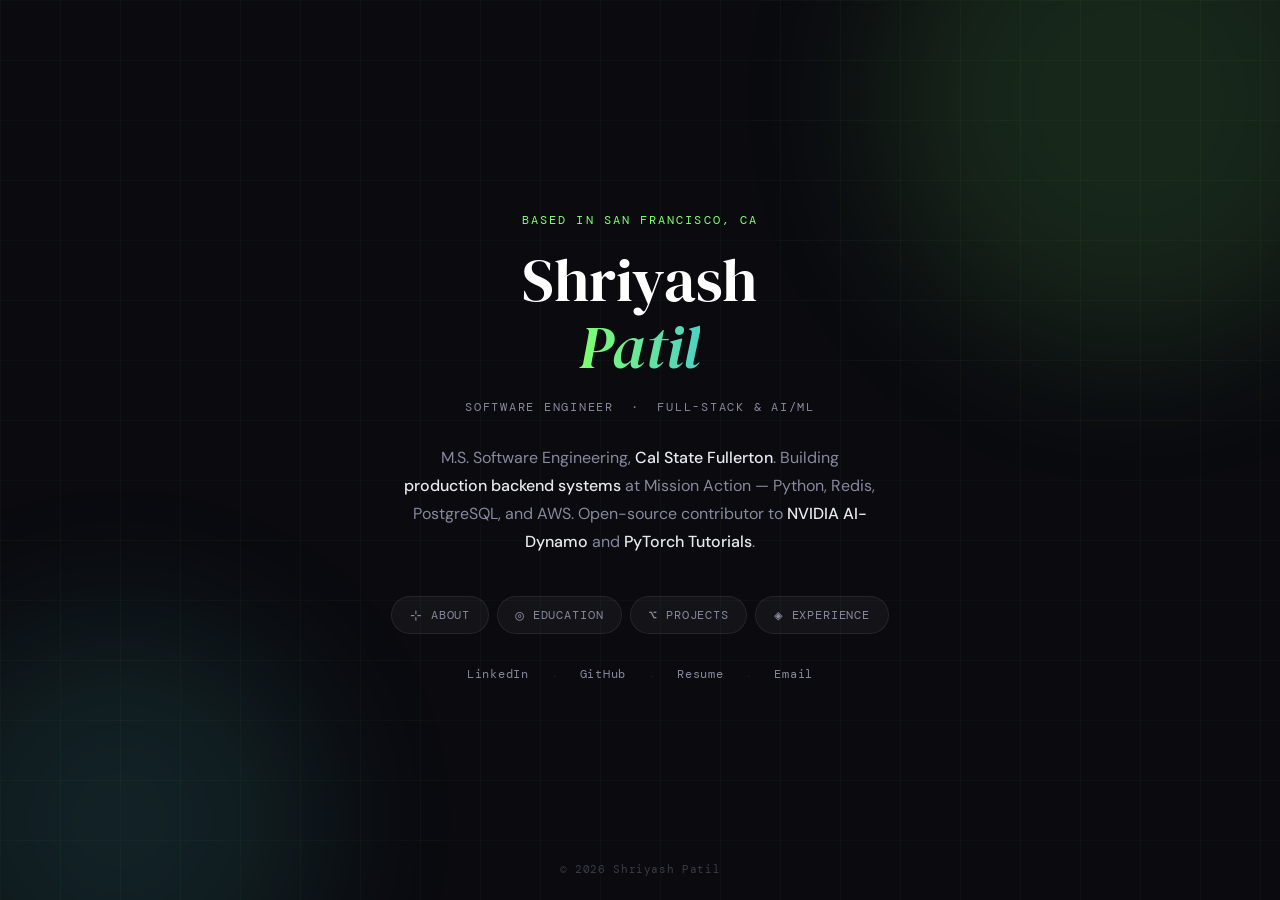
<file: index.html>
<!DOCTYPE HTML>
<html lang="en">
<head>
  <title>Shriyash Patil — Software Engineer</title>
  <meta charset="utf-8" />
  <meta name="viewport" content="width=device-width, initial-scale=1, user-scalable=no" />
  <meta name="description" content="Shriyash Patil — Software Engineer specializing in full-stack development and AI/ML systems." />
  <link rel="preconnect" href="https://fonts.googleapis.com">
  <link href="https://fonts.googleapis.com/css2?family=DM+Serif+Display:ital@0;1&family=DM+Mono:wght@300;400;500&family=DM+Sans:wght@300;400;500;600&display=swap" rel="stylesheet">
  <style>
    :root {
      --bg: #0a0a0f;
      --surface: rgba(255,255,255,0.04);
      --border: rgba(255,255,255,0.08);
      --accent: #7fff6e;
      --accent2: #4fd1c5;
      --text: #e8e8f0;
      --muted: #8888a0;
    }
    *, *::before, *::after { box-sizing: border-box; margin: 0; padding: 0; }
    html, body { height: 100%; }
    body {
      background: var(--bg);
      color: var(--text);
      font-family: 'DM Sans', sans-serif;
      display: flex;
      align-items: center;
      justify-content: center;
      min-height: 100vh;
      overflow: hidden;
      position: relative;
    }
    /* animated background grid */
    body::before {
      content: '';
      position: fixed; inset: 0;
      background-image:
        linear-gradient(rgba(127,255,110,0.03) 1px, transparent 1px),
        linear-gradient(90deg, rgba(127,255,110,0.03) 1px, transparent 1px);
      background-size: 60px 60px;
      animation: gridPan 30s linear infinite;
      pointer-events: none;
    }
    @keyframes gridPan {
      0% { background-position: 0 0; }
      100% { background-position: 60px 60px; }
    }
    /* glow orbs */
    .orb {
      position: fixed; border-radius: 50%;
      filter: blur(80px); pointer-events: none; opacity: 0.12;
    }
    .orb-1 { width: 500px; height: 500px; background: var(--accent); top: -150px; right: -100px; animation: float1 12s ease-in-out infinite; }
    .orb-2 { width: 400px; height: 400px; background: var(--accent2); bottom: -120px; left: -80px; animation: float2 15s ease-in-out infinite; }
    @keyframes float1 { 0%,100%{transform:translate(0,0)} 50%{transform:translate(-30px,30px)} }
    @keyframes float2 { 0%,100%{transform:translate(0,0)} 50%{transform:translate(20px,-20px)} }

    #main {
      position: relative; z-index: 10;
      text-align: center;
      padding: 2rem;
      max-width: 620px;
      animation: fadeUp 0.8s cubic-bezier(0.16,1,0.3,1) both;
    }
    @keyframes fadeUp {
      from { opacity: 0; transform: translateY(30px); }
      to   { opacity: 1; transform: translateY(0); }
    }

    .eyebrow {
      font-family: 'DM Mono', monospace;
      font-size: 0.72rem;
      letter-spacing: 0.18em;
      text-transform: uppercase;
      color: var(--accent);
      margin-bottom: 1.2rem;
      animation: fadeUp 0.8s 0.1s cubic-bezier(0.16,1,0.3,1) both;
    }

    h1 {
      font-family: 'DM Serif Display', serif;
      font-size: clamp(2.4rem, 7vw, 3.8rem);
      font-weight: 400;
      color: #fff;
      line-height: 1.1;
      margin-bottom: 0.3em;
      animation: fadeUp 0.8s 0.15s cubic-bezier(0.16,1,0.3,1) both;
    }
    h1 em {
      font-style: italic;
      background: linear-gradient(to right, var(--accent), var(--accent2));
      -webkit-background-clip: text; -webkit-text-fill-color: transparent;
    }

    .title-line {
      font-family: 'DM Mono', monospace;
      font-size: 0.78rem;
      letter-spacing: 0.14em;
      text-transform: uppercase;
      color: var(--muted);
      margin-bottom: 1.8rem;
      animation: fadeUp 0.8s 0.2s cubic-bezier(0.16,1,0.3,1) both;
    }

    .bio {
      font-size: 1rem;
      color: var(--muted);
      line-height: 1.75;
      max-width: 480px;
      margin: 0 auto 2.5rem;
      animation: fadeUp 0.8s 0.25s cubic-bezier(0.16,1,0.3,1) both;
    }
    .bio strong { color: var(--text); font-weight: 500; }

    nav {
      display: flex;
      justify-content: center;
      gap: 0.5rem;
      flex-wrap: wrap;
      margin-bottom: 2rem;
      animation: fadeUp 0.8s 0.3s cubic-bezier(0.16,1,0.3,1) both;
    }
    nav a {
      display: flex; align-items: center; gap: 0.5rem;
      font-family: 'DM Mono', monospace;
      font-size: 0.75rem; letter-spacing: 0.07em; text-transform: uppercase;
      color: var(--muted); text-decoration: none;
      padding: 0.55rem 1.1rem; border-radius: 999px;
      border: 1px solid var(--border);
      background: var(--surface);
      transition: all 0.22s;
    }
    nav a:hover {
      color: #fff; border-color: rgba(127,255,110,0.4);
      background: rgba(127,255,110,0.06);
      transform: translateY(-2px);
    }
    nav a .icon { font-size: 0.9rem; }

    .links {
      display: flex; justify-content: center; gap: 1.5rem;
      animation: fadeUp 0.8s 0.35s cubic-bezier(0.16,1,0.3,1) both;
    }
    .links a {
      font-family: 'DM Mono', monospace; font-size: 0.75rem;
      letter-spacing: 0.06em; color: var(--muted); text-decoration: none;
      transition: color 0.2s; position: relative;
    }
    .links a::after {
      content: ''; position: absolute; bottom: -2px; left: 0; right: 0;
      height: 1px; background: var(--accent); transform: scaleX(0);
      transition: transform 0.2s;
    }
    .links a:hover { color: var(--accent); }
    .links a:hover::after { transform: scaleX(1); }
    .links span { color: var(--border); }

    footer {
      position: fixed; bottom: 1.5rem; left: 0; right: 0;
      text-align: center;
      font-family: 'DM Mono', monospace; font-size: 0.68rem;
      color: rgba(136,136,160,0.4); letter-spacing: 0.06em;
      animation: fadeUp 0.8s 0.5s cubic-bezier(0.16,1,0.3,1) both;
    }
  </style>
</head>
<body>
  <div class="orb orb-1"></div>
  <div class="orb orb-2"></div>

  <div id="main">
    <p class="eyebrow">Based in San Francisco, CA</p>
    <h1>Shriyash<br><em>Patil</em></h1>
    <p class="title-line">Software Engineer &nbsp;·&nbsp; Full-Stack &amp; AI/ML</p>
    <p class="bio">
      M.S. Software Engineering, <strong>Cal State Fullerton</strong>. Building <strong>production backend systems</strong> at Mission Action — Python, Redis, PostgreSQL, and AWS. Open-source contributor to <strong>NVIDIA AI-Dynamo</strong> and <strong>PyTorch Tutorials</strong>.
    </p>

    <nav>
      <a href="Aboutme.html"><span class="icon">⊹</span> About</a>
      <a href="education.html"><span class="icon">◎</span> Education</a>
      <a href="Projects.html"><span class="icon">⌥</span> Projects</a>
      <a href="Experience.html"><span class="icon">◈</span> Experience</a>
    </nav>

    <div class="links">
      <a href="https://www.linkedin.com/in/shriyashpatil" target="_blank" rel="noopener">LinkedIn</a>
      <span>·</span>
      <a href="https://github.com/ShriyashP" target="_blank" rel="noopener">GitHub</a>
      <span>·</span>
      <a href="assets/Shriyash_S_Patil_Resume.pdf" target="_blank">Resume</a>
      <span>·</span>
      <a href="mailto:shriyash81@gmail.com">Email</a>
    </div>
  </div>

  <footer>&copy; 2026 Shriyash Patil</footer>
</body>
</html>
</file>
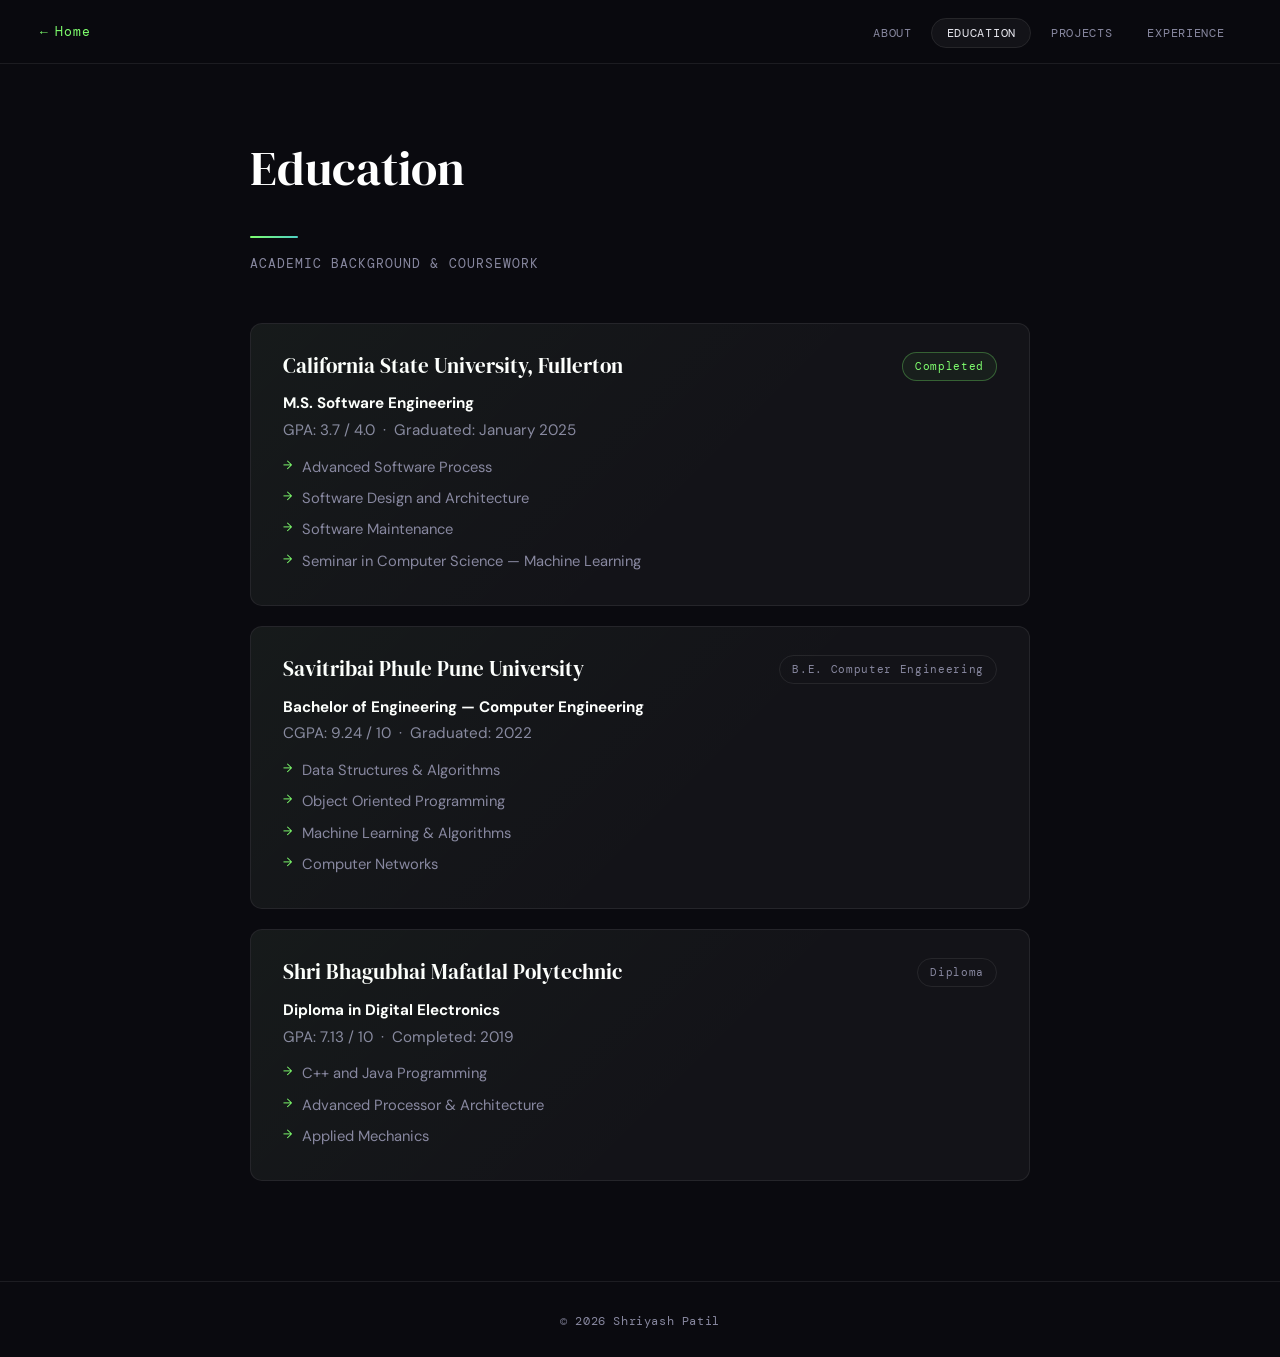
<file: education.html>
<!DOCTYPE html>
<html lang="en">
<head>
  <meta charset="UTF-8">
  <meta name="viewport" content="width=device-width, initial-scale=1.0">
  <title>Education — Shriyash Patil</title>
  <link rel="stylesheet" href="inside page.css">
</head>
<body>
  <header id="header">
    <a href="index.html" class="back-link">Home</a>
    <nav>
      <ul>
        <li><a href="Aboutme.html">About</a></li>
        <li><a href="education.html" class="active">Education</a></li>
        <li><a href="Projects.html">Projects</a></li>
        <li><a href="Experience.html">Experience</a></li>
      </ul>
    </nav>
  </header>

  <div id="wrapper">
    <h1 class="major">Education</h1>
    <p class="page-subtitle">Academic background &amp; coursework</p>

    <div class="card">
      <div class="card-header">
        <h2>California State University, Fullerton</h2>
        <span class="badge green">Completed</span>
      </div>
      <p><strong style="color:#fff">M.S. Software Engineering</strong><br>
      GPA: 3.7 / 4.0 &nbsp;·&nbsp; Graduated: January 2025</p>
      <ul>
        <li>Advanced Software Process</li>
        <li>Software Design and Architecture</li>
        <li>Software Maintenance</li>
        <li>Seminar in Computer Science — Machine Learning</li>
      </ul>
    </div>

    <div class="card">
      <div class="card-header">
        <h2>Savitribai Phule Pune University</h2>
        <span class="badge">B.E. Computer Engineering</span>
      </div>
      <p><strong style="color:#fff">Bachelor of Engineering — Computer Engineering</strong><br>
      CGPA: 9.24 / 10 &nbsp;·&nbsp; Graduated: 2022</p>
      <ul>
        <li>Data Structures &amp; Algorithms</li>
        <li>Object Oriented Programming</li>
        <li>Machine Learning &amp; Algorithms</li>
        <li>Computer Networks</li>
      </ul>
    </div>

    <div class="card">
      <div class="card-header">
        <h2>Shri Bhagubhai Mafatlal Polytechnic</h2>
        <span class="badge">Diploma</span>
      </div>
      <p><strong style="color:#fff">Diploma in Digital Electronics</strong><br>
      GPA: 7.13 / 10 &nbsp;·&nbsp; Completed: 2019</p>
      <ul>
        <li>C++ and Java Programming</li>
        <li>Advanced Processor &amp; Architecture</li>
        <li>Applied Mechanics</li>
      </ul>
    </div>
  </div>

  <footer id="footer">
    <a href="https://www.linkedin.com/in/shriyashpatil" target="_blank" rel="noopener">&copy; 2026 Shriyash Patil</a>
  </footer>
</body>
</html>
</file>
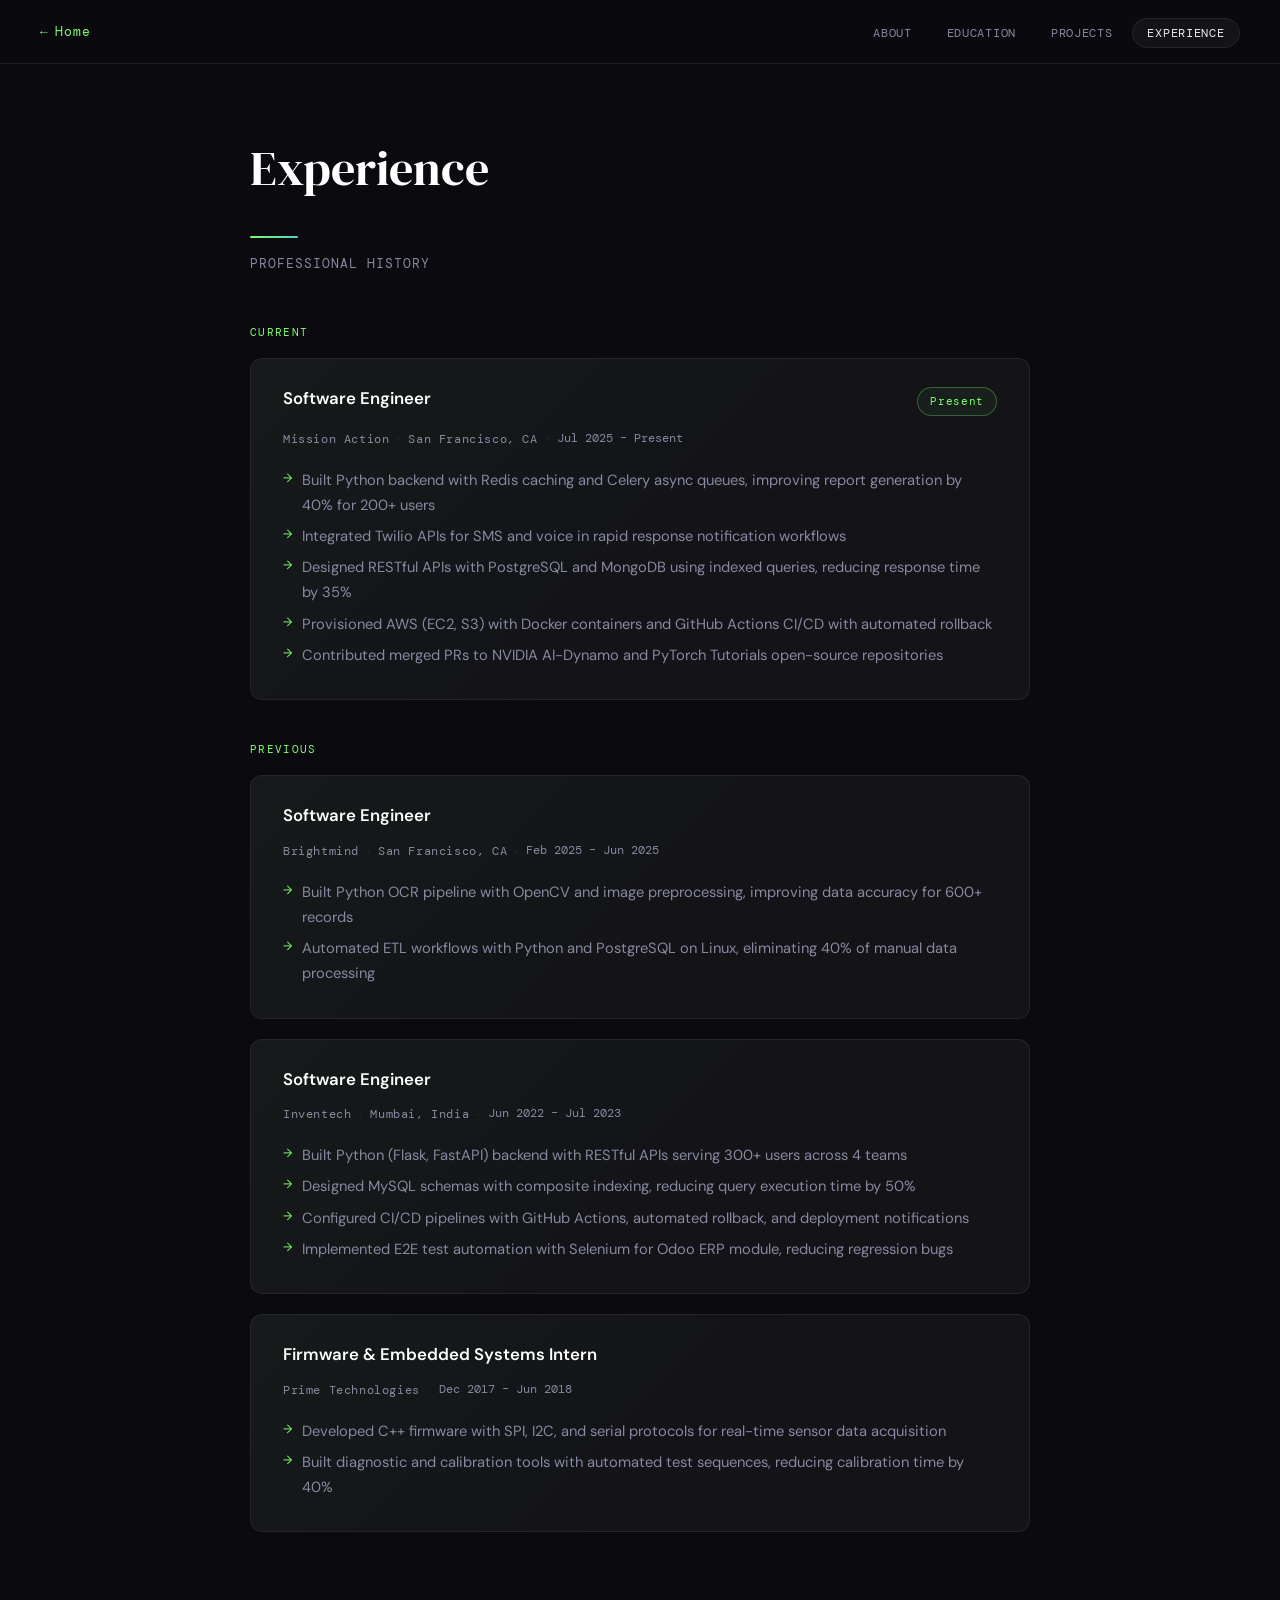
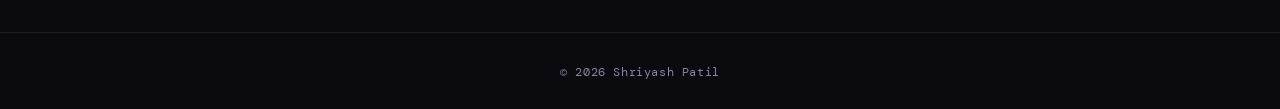
<file: Experience.html>
<!DOCTYPE html>
<html lang="en">
<head>
  <meta charset="UTF-8">
  <meta name="viewport" content="width=device-width, initial-scale=1.0">
  <title>Experience — Shriyash Patil</title>
  <link rel="stylesheet" href="inside page.css">
  <style>
    .exp-meta {
      display: flex; gap: 0.5rem; align-items: center; flex-wrap: wrap; margin-bottom: 0.75rem;
    }
    .exp-company { font-family: 'DM Mono', monospace; font-size: 0.75rem; color: var(--muted); letter-spacing: 0.05em; }
    .exp-dot { color: var(--border); }
    .exp-date { font-family: 'DM Mono', monospace; font-size: 0.72rem; color: var(--muted); }
  </style>
</head>
<body>
  <header id="header">
    <a href="index.html" class="back-link">Home</a>
    <nav>
      <ul>
        <li><a href="Aboutme.html">About</a></li>
        <li><a href="education.html">Education</a></li>
        <li><a href="Projects.html">Projects</a></li>
        <li><a href="Experience.html" class="active">Experience</a></li>
      </ul>
    </nav>
  </header>

  <div id="wrapper">
    <h1 class="major">Experience</h1>
    <p class="page-subtitle">Professional history</p>

    <p class="section-label">Current</p>

    <div class="card">
      <div class="card-header">
        <h3>Software Engineer</h3>
        <span class="badge green">Present</span>
      </div>
      <div class="exp-meta">
        <span class="exp-company">Mission Action</span>
        <span class="exp-dot">·</span>
        <span class="exp-company">San Francisco, CA</span>
        <span class="exp-dot">·</span>
        <span class="exp-date">Jul 2025 – Present</span>
      </div>
      <ul>
        <li>Built Python backend with Redis caching and Celery async queues, improving report generation by 40% for 200+ users</li>
        <li>Integrated Twilio APIs for SMS and voice in rapid response notification workflows</li>
        <li>Designed RESTful APIs with PostgreSQL and MongoDB using indexed queries, reducing response time by 35%</li>
        <li>Provisioned AWS (EC2, S3) with Docker containers and GitHub Actions CI/CD with automated rollback</li>
        <li>Contributed merged PRs to NVIDIA AI-Dynamo and PyTorch Tutorials open-source repositories</li>
      </ul>
    </div>

    <p class="section-label">Previous</p>

    <div class="card">
      <div class="card-header">
        <h3>Software Engineer</h3>
      </div>
      <div class="exp-meta">
        <span class="exp-company">Brightmind</span>
        <span class="exp-dot">·</span>
        <span class="exp-company">San Francisco, CA</span>
        <span class="exp-dot">·</span>
        <span class="exp-date">Feb 2025 – Jun 2025</span>
      </div>
      <ul>
        <li>Built Python OCR pipeline with OpenCV and image preprocessing, improving data accuracy for 600+ records</li>
        <li>Automated ETL workflows with Python and PostgreSQL on Linux, eliminating 40% of manual data processing</li>
      </ul>
    </div>

    <div class="card">
      <div class="card-header">
        <h3>Software Engineer</h3>
      </div>
      <div class="exp-meta">
        <span class="exp-company">Inventech</span>
        <span class="exp-dot">·</span>
        <span class="exp-company">Mumbai, India</span>
        <span class="exp-dot">·</span>
        <span class="exp-date">Jun 2022 – Jul 2023</span>
      </div>
      <ul>
        <li>Built Python (Flask, FastAPI) backend with RESTful APIs serving 300+ users across 4 teams</li>
        <li>Designed MySQL schemas with composite indexing, reducing query execution time by 50%</li>
        <li>Configured CI/CD pipelines with GitHub Actions, automated rollback, and deployment notifications</li>
        <li>Implemented E2E test automation with Selenium for Odoo ERP module, reducing regression bugs</li>
      </ul>
    </div>

    <div class="card">
      <div class="card-header">
        <h3>Firmware &amp; Embedded Systems Intern</h3>
      </div>
      <div class="exp-meta">
        <span class="exp-company">Prime Technologies</span>
        <span class="exp-dot">·</span>
        <span class="exp-date">Dec 2017 – Jun 2018</span>
      </div>
      <ul>
        <li>Developed C++ firmware with SPI, I2C, and serial protocols for real-time sensor data acquisition</li>
        <li>Built diagnostic and calibration tools with automated test sequences, reducing calibration time by 40%</li>
      </ul>
    </div>
  </div>

  <footer id="footer">
    <a href="https://www.linkedin.com/in/shriyashpatil" target="_blank" rel="noopener">&copy; 2026 Shriyash Patil</a>
  </footer>
</body>
</html>
</file>
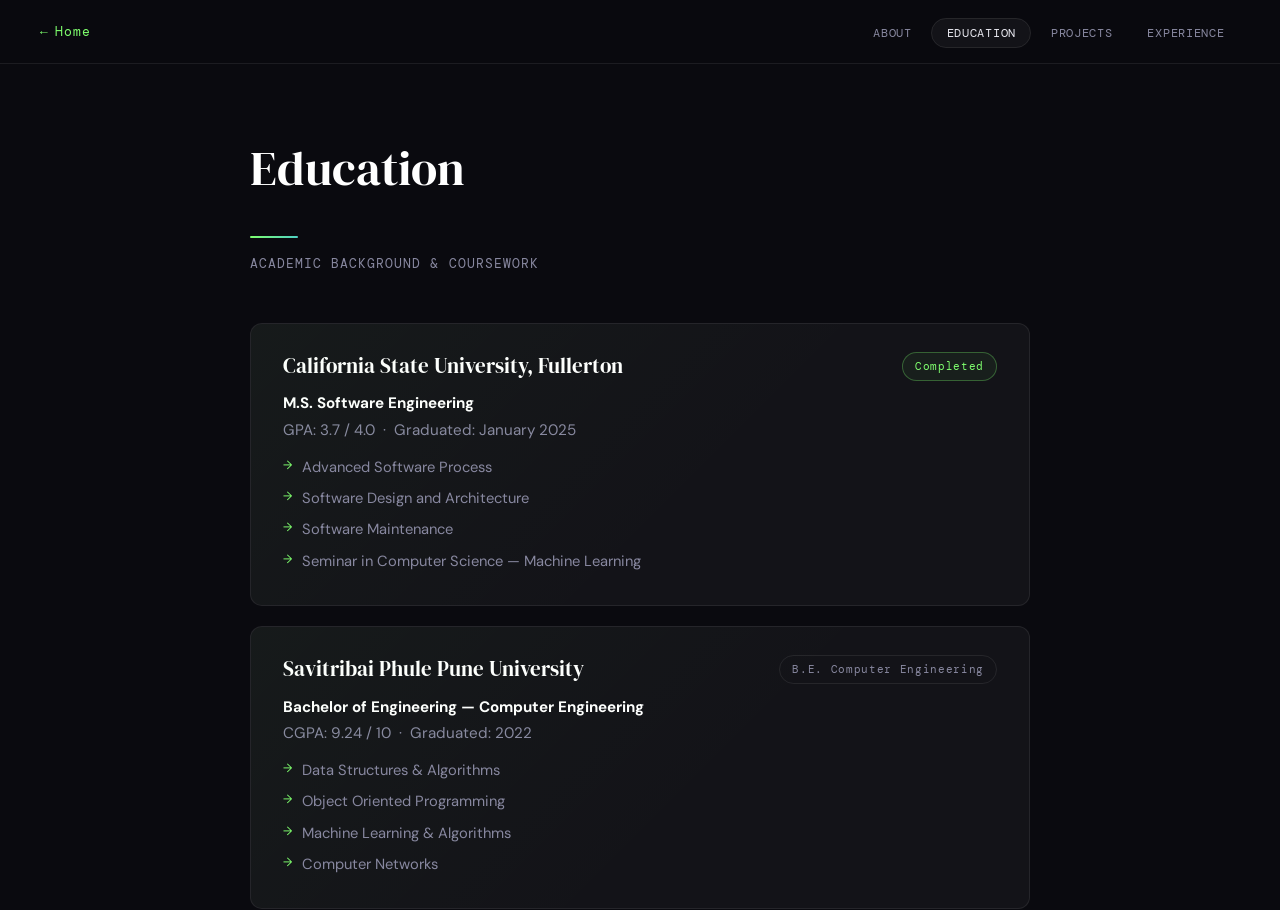
<file: inside page.html>
<!DOCTYPE html>
<html lang="en">
<head>
  <meta charset="UTF-8">
  <meta http-equiv="refresh" content="0; url=education.html">
  <title>Redirecting…</title>
  <link rel="canonical" href="education.html">
</head>
<body>
  <p>Redirecting to <a href="education.html">Education</a>…</p>
</body>
</html>
</file>
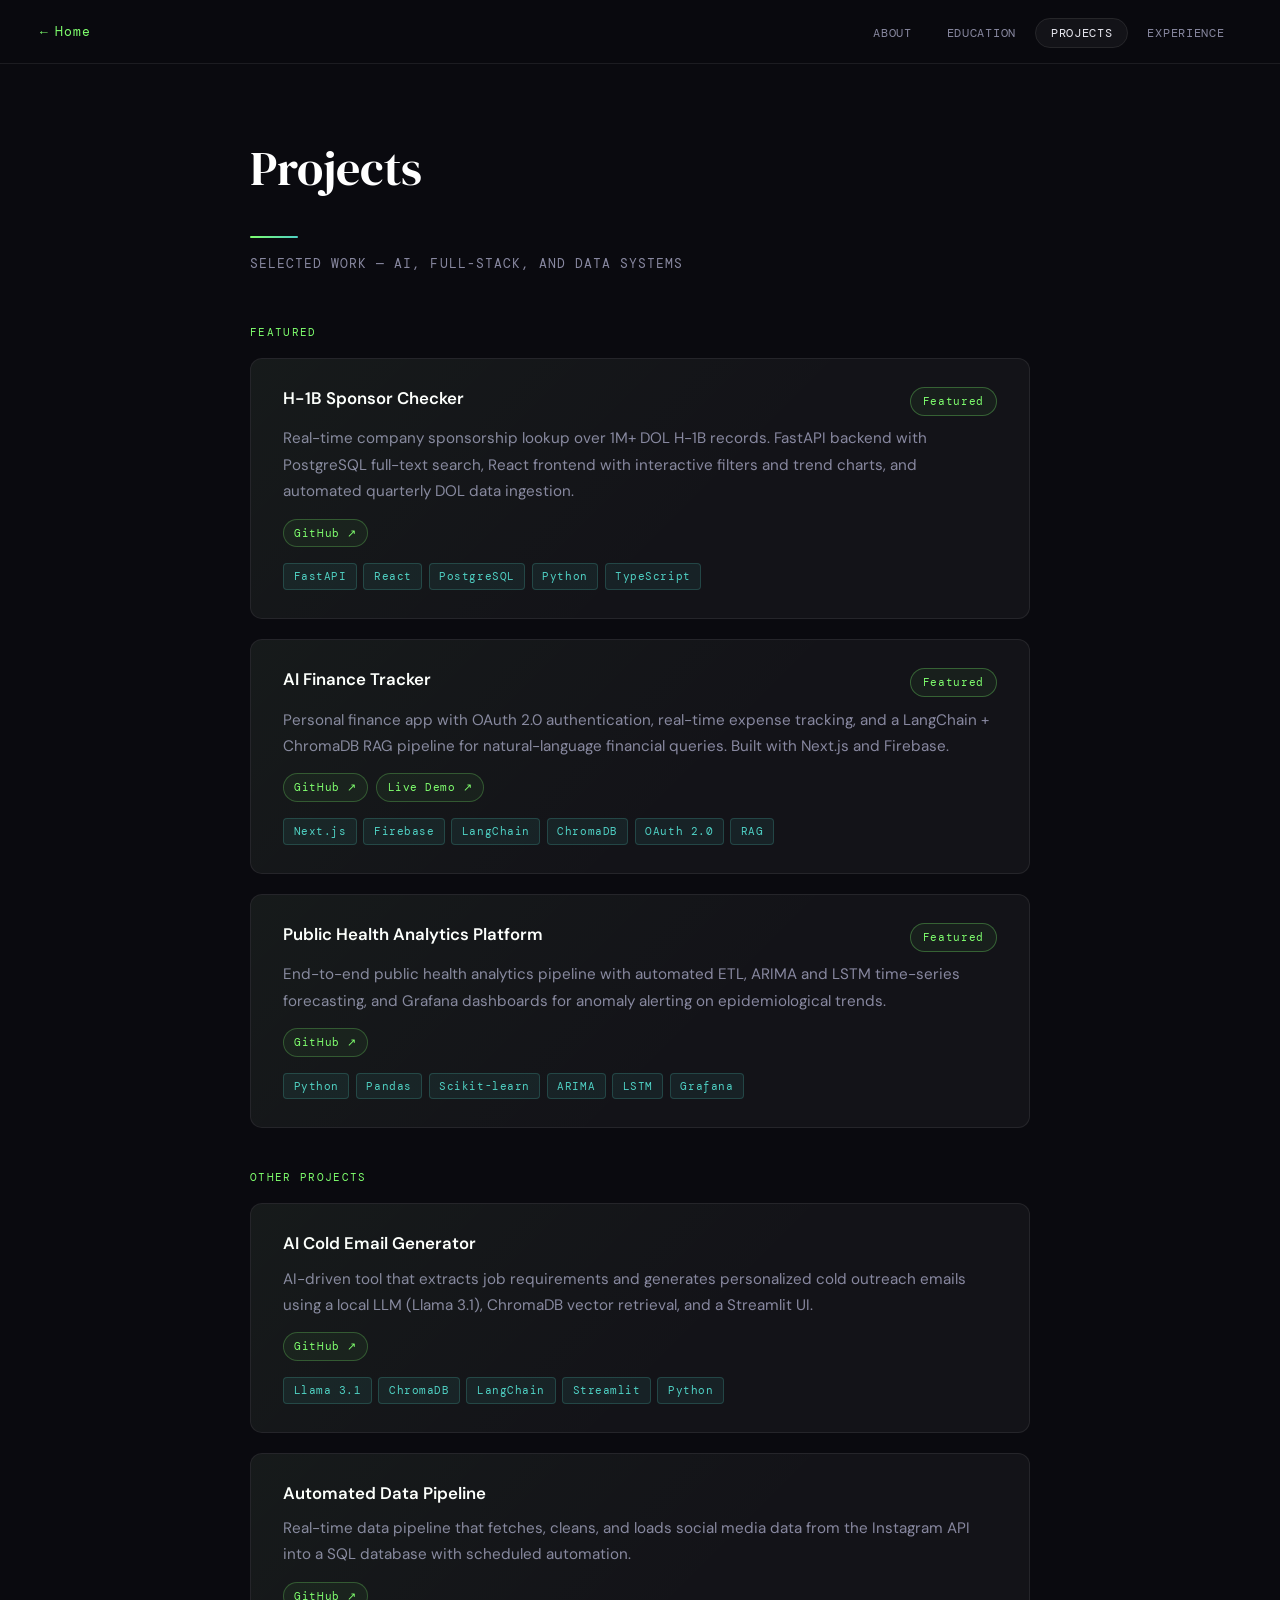
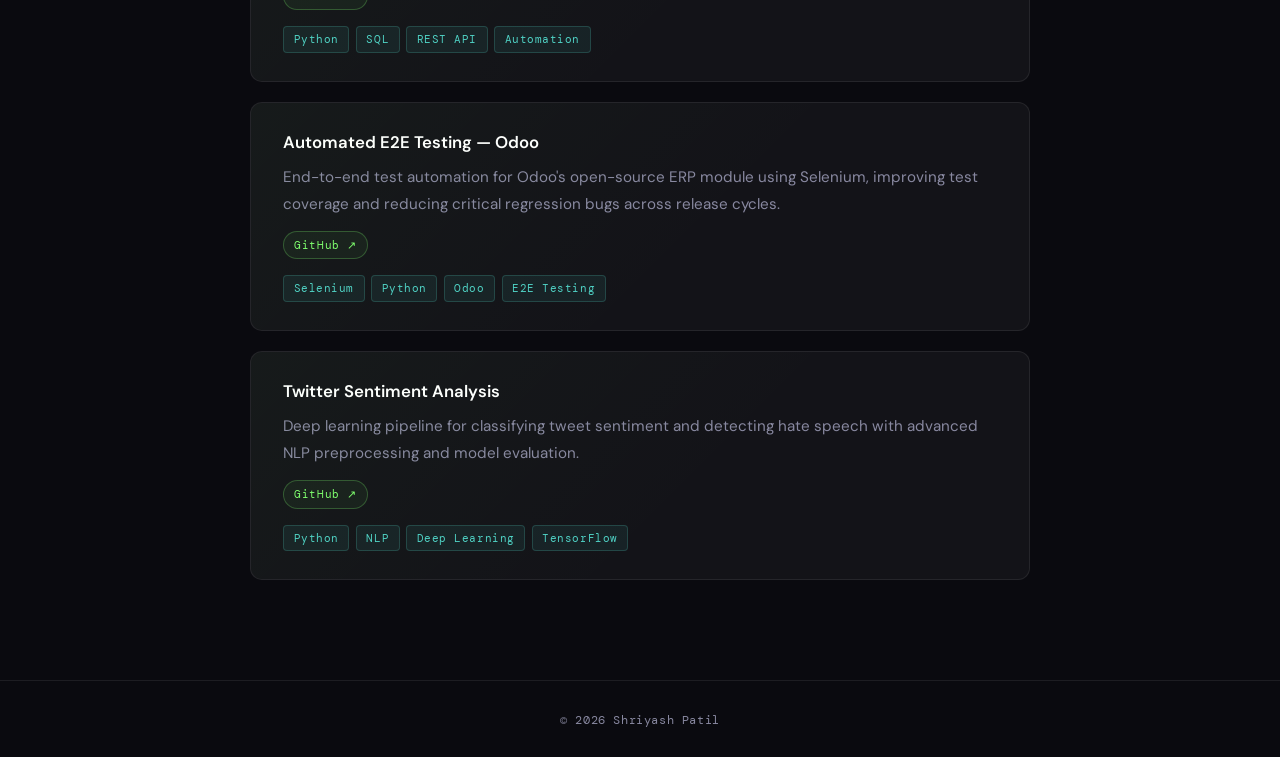
<file: Projects.html>
<!DOCTYPE html>
<html lang="en">
<head>
  <meta charset="UTF-8">
  <meta name="viewport" content="width=device-width, initial-scale=1.0">
  <title>Projects — Shriyash Patil</title>
  <link rel="stylesheet" href="inside page.css">
</head>
<body>
  <header id="header">
    <a href="index.html" class="back-link">Home</a>
    <nav>
      <ul>
        <li><a href="Aboutme.html">About</a></li>
        <li><a href="education.html">Education</a></li>
        <li><a href="Projects.html" class="active">Projects</a></li>
        <li><a href="Experience.html">Experience</a></li>
      </ul>
    </nav>
  </header>

  <div id="wrapper">
    <h1 class="major">Projects</h1>
    <p class="page-subtitle">Selected work — AI, full-stack, and data systems</p>

    <p class="section-label">Featured</p>

    <div class="card">
      <div class="card-header">
        <h3><a href="https://github.com/ShriyashP/h1b-sponsor-checker" target="_blank" rel="noopener">H-1B Sponsor Checker</a></h3>
        <span class="badge green">Featured</span>
      </div>
      <p>Real-time company sponsorship lookup over 1M+ DOL H-1B records. FastAPI backend with PostgreSQL full-text search, React frontend with interactive filters and trend charts, and automated quarterly DOL data ingestion.</p>
      <div class="card-links">
        <a href="https://github.com/ShriyashP/h1b-sponsor-checker" target="_blank" rel="noopener" class="card-link">GitHub ↗</a>
      </div>
      <div class="tags">
        <span class="tag">FastAPI</span>
        <span class="tag">React</span>
        <span class="tag">PostgreSQL</span>
        <span class="tag">Python</span>
        <span class="tag">TypeScript</span>
      </div>
    </div>

    <div class="card">
      <div class="card-header">
        <h3><a href="https://github.com/ShriyashP/Finance-Tracker-web-app" target="_blank" rel="noopener">AI Finance Tracker</a></h3>
        <span class="badge green">Featured</span>
      </div>
      <p>Personal finance app with OAuth 2.0 authentication, real-time expense tracking, and a LangChain + ChromaDB RAG pipeline for natural-language financial queries. Built with Next.js and Firebase.</p>
      <div class="card-links">
        <a href="https://github.com/ShriyashP/Finance-Tracker-web-app" target="_blank" rel="noopener" class="card-link">GitHub ↗</a>
        <a href="https://finance-tracker-web-app.vercel.app/" target="_blank" rel="noopener" class="card-link">Live Demo ↗</a>
      </div>
      <div class="tags">
        <span class="tag">Next.js</span>
        <span class="tag">Firebase</span>
        <span class="tag">LangChain</span>
        <span class="tag">ChromaDB</span>
        <span class="tag">OAuth 2.0</span>
        <span class="tag">RAG</span>
      </div>
    </div>

    <div class="card">
      <div class="card-header">
        <h3><a href="https://github.com/ShriyashP/Machine-Learning-Covid-19-Fututre-Forcasting-" target="_blank" rel="noopener">Public Health Analytics Platform</a></h3>
        <span class="badge green">Featured</span>
      </div>
      <p>End-to-end public health analytics pipeline with automated ETL, ARIMA and LSTM time-series forecasting, and Grafana dashboards for anomaly alerting on epidemiological trends.</p>
      <div class="card-links">
        <a href="https://github.com/ShriyashP/Machine-Learning-Covid-19-Fututre-Forcasting-" target="_blank" rel="noopener" class="card-link">GitHub ↗</a>
      </div>
      <div class="tags">
        <span class="tag">Python</span>
        <span class="tag">Pandas</span>
        <span class="tag">Scikit-learn</span>
        <span class="tag">ARIMA</span>
        <span class="tag">LSTM</span>
        <span class="tag">Grafana</span>
      </div>
    </div>

    <p class="section-label">Other Projects</p>

    <div class="card">
      <div class="card-header">
        <h3><a href="https://github.com/ShriyashP/Cold_email_generator" target="_blank" rel="noopener">AI Cold Email Generator</a></h3>
      </div>
      <p>AI-driven tool that extracts job requirements and generates personalized cold outreach emails using a local LLM (Llama 3.1), ChromaDB vector retrieval, and a Streamlit UI.</p>
      <div class="card-links">
        <a href="https://github.com/ShriyashP/Cold_email_generator" target="_blank" rel="noopener" class="card-link">GitHub ↗</a>
      </div>
      <div class="tags">
        <span class="tag">Llama 3.1</span>
        <span class="tag">ChromaDB</span>
        <span class="tag">LangChain</span>
        <span class="tag">Streamlit</span>
        <span class="tag">Python</span>
      </div>
    </div>

    <div class="card">
      <div class="card-header">
        <h3><a href="https://github.com/ShriyashP/Automated-Data-Pipeline-" target="_blank" rel="noopener">Automated Data Pipeline</a></h3>
      </div>
      <p>Real-time data pipeline that fetches, cleans, and loads social media data from the Instagram API into a SQL database with scheduled automation.</p>
      <div class="card-links">
        <a href="https://github.com/ShriyashP/Automated-Data-Pipeline-" target="_blank" rel="noopener" class="card-link">GitHub ↗</a>
      </div>
      <div class="tags">
        <span class="tag">Python</span>
        <span class="tag">SQL</span>
        <span class="tag">REST API</span>
        <span class="tag">Automation</span>
      </div>
    </div>

    <div class="card">
      <div class="card-header">
        <h3><a href="https://github.com/ShriyashP/Selenium-Based-Automated-Testing-for-Oodo-" target="_blank" rel="noopener">Automated E2E Testing — Odoo</a></h3>
      </div>
      <p>End-to-end test automation for Odoo's open-source ERP module using Selenium, improving test coverage and reducing critical regression bugs across release cycles.</p>
      <div class="card-links">
        <a href="https://github.com/ShriyashP/Selenium-Based-Automated-Testing-for-Oodo-" target="_blank" rel="noopener" class="card-link">GitHub ↗</a>
      </div>
      <div class="tags">
        <span class="tag">Selenium</span>
        <span class="tag">Python</span>
        <span class="tag">Odoo</span>
        <span class="tag">E2E Testing</span>
      </div>
    </div>

    <div class="card">
      <div class="card-header">
        <h3><a href="https://github.com/ShriyashP/Twitter-Sentiment-Analysis-" target="_blank" rel="noopener">Twitter Sentiment Analysis</a></h3>
      </div>
      <p>Deep learning pipeline for classifying tweet sentiment and detecting hate speech with advanced NLP preprocessing and model evaluation.</p>
      <div class="card-links">
        <a href="https://github.com/ShriyashP/Twitter-Sentiment-Analysis-" target="_blank" rel="noopener" class="card-link">GitHub ↗</a>
      </div>
      <div class="tags">
        <span class="tag">Python</span>
        <span class="tag">NLP</span>
        <span class="tag">Deep Learning</span>
        <span class="tag">TensorFlow</span>
      </div>
    </div>

  </div>

  <footer id="footer">
    <a href="https://www.linkedin.com/in/shriyashpatil" target="_blank" rel="noopener">&copy; 2026 Shriyash Patil</a>
  </footer>
</body>
</html>
</file>
<file: inside page.css>
@import url('https://fonts.googleapis.com/css2?family=DM+Serif+Display:ital@0;1&family=DM+Mono:wght@300;400;500&family=DM+Sans:wght@300;400;500;600&display=swap');

:root {
  --bg: #0a0a0f;
  --bg2: #111118;
  --surface: rgba(255,255,255,0.04);
  --border: rgba(255,255,255,0.08);
  --accent: #7fff6e;
  --accent2: #4fd1c5;
  --text: #e8e8f0;
  --muted: #8888a0;
  --header-h: 64px;
}

*, *::before, *::after { box-sizing: border-box; margin: 0; padding: 0; }
html { scroll-behavior: smooth; }
body {
  background: var(--bg);
  color: var(--text);
  font-family: 'DM Sans', sans-serif;
  font-size: 16px;
  line-height: 1.7;
  min-height: 100vh;
  display: flex;
  flex-direction: column;
}

header#header {
  position: sticky; top: 0; z-index: 100;
  height: var(--header-h);
  background: rgba(10,10,15,0.85);
  backdrop-filter: blur(20px);
  border-bottom: 1px solid var(--border);
  display: flex; align-items: center; justify-content: space-between;
  padding: 0 2.5rem; gap: 1rem;
}
header#header .back-link {
  font-family: 'DM Mono', monospace; font-size: 0.8rem;
  color: var(--accent); text-decoration: none;
  letter-spacing: 0.08em; display: flex; align-items: center; gap: 0.4rem;
  transition: opacity 0.2s;
}
header#header .back-link:hover { opacity: 0.7; }
header#header .back-link::before { content: '←'; }
header#header nav ul { list-style: none; display: flex; gap: 0.25rem; }
header#header nav ul li a {
  font-family: 'DM Mono', monospace; font-size: 0.75rem;
  letter-spacing: 0.06em; color: var(--muted); text-decoration: none;
  padding: 0.4rem 0.9rem; border-radius: 999px;
  border: 1px solid transparent; transition: all 0.2s; text-transform: uppercase;
}
header#header nav ul li a:hover, header#header nav ul li a.active {
  color: var(--text); border-color: var(--border); background: var(--surface);
}

#wrapper {
  flex: 1; padding: 4rem 2.5rem 5rem;
  max-width: 860px; margin: 0 auto; width: 100%;
}
h1.major {
  font-family: 'DM Serif Display', serif;
  font-size: clamp(2rem, 5vw, 3rem); font-weight: 400;
  color: #fff; margin-bottom: 0.3em;
  position: relative; padding-bottom: 0.6em;
}
h1.major::after {
  content: ''; position: absolute; bottom: 0; left: 0;
  width: 3rem; height: 2px;
  background: linear-gradient(to right, var(--accent), var(--accent2));
  border-radius: 2px;
}
.page-subtitle {
  font-family: 'DM Mono', monospace; font-size: 0.8rem;
  color: var(--muted); letter-spacing: 0.08em; text-transform: uppercase;
  margin-bottom: 3rem;
}
.card {
  background: var(--surface); border: 1px solid var(--border);
  border-radius: 12px; padding: 1.75rem 2rem; margin-bottom: 1.25rem;
  transition: border-color 0.25s, transform 0.25s;
  position: relative; overflow: hidden;
}
.card::before {
  content: ''; position: absolute; inset: 0;
  background: linear-gradient(135deg, rgba(127,255,110,0.03) 0%, transparent 60%);
  pointer-events: none;
}
.card:hover { border-color: rgba(127,255,110,0.25); transform: translateY(-2px); }
.card-header {
  display: flex; align-items: flex-start; justify-content: space-between;
  gap: 1rem; margin-bottom: 0.6rem; flex-wrap: wrap;
}
.card h2 {
  font-family: 'DM Serif Display', serif; font-size: 1.3rem;
  font-weight: 400; color: #fff; line-height: 1.3;
}
.card h3 {
  font-family: 'DM Sans', sans-serif; font-size: 1.05rem;
  font-weight: 600; color: #fff; line-height: 1.4;
}
.card h3 a { color: inherit; text-decoration: none; transition: color 0.2s; }
.card h3 a:hover { color: var(--accent); }
.badge {
  font-family: 'DM Mono', monospace; font-size: 0.7rem;
  letter-spacing: 0.06em; padding: 0.25rem 0.75rem; border-radius: 999px;
  border: 1px solid var(--border); color: var(--muted); white-space: nowrap; flex-shrink: 0;
}
.badge.green {
  border-color: rgba(127,255,110,0.3); color: var(--accent);
  background: rgba(127,255,110,0.05);
}
.card p { color: var(--muted); font-size: 0.95rem; line-height: 1.75; margin: 0; }
.card ul { list-style: none; margin: 0.5rem 0 0; }
.card ul li {
  color: var(--muted); font-size: 0.92rem;
  padding: 0.2rem 0 0.2rem 1.2rem; position: relative;
}
.card ul li::before { content: '→'; position: absolute; left: 0; color: var(--accent); font-size: 0.75rem; }
.card-links { display: flex; flex-wrap: wrap; gap: 0.5rem; margin-top: 0.85rem; }
.card-link {
  font-family: 'DM Mono', monospace; font-size: 0.68rem; letter-spacing: 0.05em;
  color: var(--accent); text-decoration: none; padding: 0.25rem 0.65rem;
  border: 1px solid rgba(127,255,110,0.25); border-radius: 999px;
  background: rgba(127,255,110,0.05); transition: all 0.2s;
}
.card-link:hover { background: rgba(127,255,110,0.12); border-color: rgba(127,255,110,0.4); }
.tags { display: flex; flex-wrap: wrap; gap: 0.4rem; margin-top: 1rem; }
.tag {
  font-family: 'DM Mono', monospace; font-size: 0.68rem;
  letter-spacing: 0.05em; padding: 0.2rem 0.6rem; border-radius: 4px;
  background: rgba(79,209,197,0.08); border: 1px solid rgba(79,209,197,0.2); color: var(--accent2);
}
.section-label {
  font-family: 'DM Mono', monospace; font-size: 0.7rem;
  letter-spacing: 0.12em; text-transform: uppercase; color: var(--accent); margin: 2.5rem 0 1rem;
}
footer#footer { border-top: 1px solid var(--border); padding: 1.5rem 2.5rem; text-align: center; }
footer#footer a {
  font-family: 'DM Mono', monospace; font-size: 0.75rem; color: var(--muted);
  text-decoration: none; letter-spacing: 0.05em; transition: color 0.2s;
}
footer#footer a:hover { color: var(--accent); }

@media (max-width: 640px) {
  #wrapper { padding: 2.5rem 1.25rem 4rem; }
  header#header { padding: 0 1rem; flex-wrap: wrap; height: auto; min-height: var(--header-h); padding-top: 0.75rem; padding-bottom: 0.75rem; }
  header#header nav ul { flex-wrap: wrap; justify-content: flex-end; }
  header#header nav ul li a { font-size: 0.68rem; padding: 0.35rem 0.65rem; }
  .card { padding: 1.25rem 1.25rem; }
  .card-header { flex-direction: column; align-items: flex-start; }
  .skills-grid { grid-template-columns: repeat(auto-fill, minmax(140px, 1fr)); }
}
</file>
